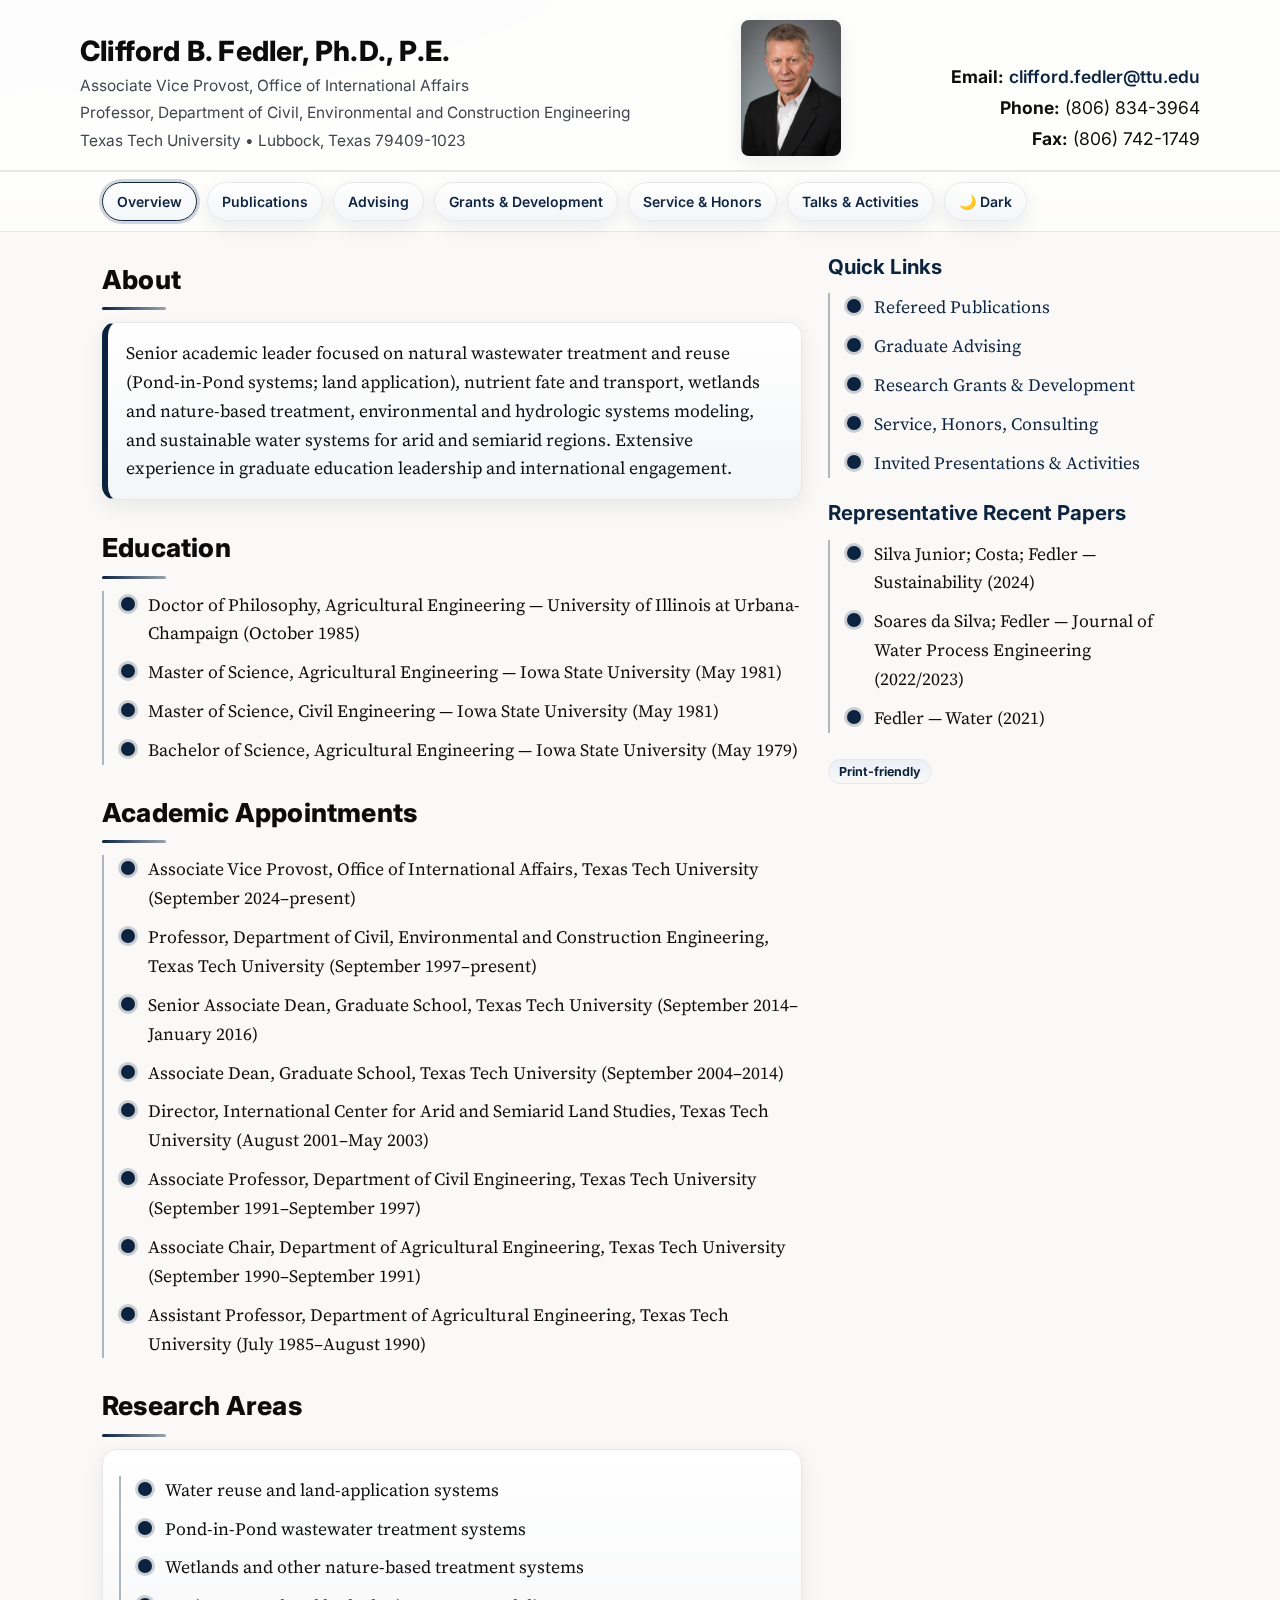
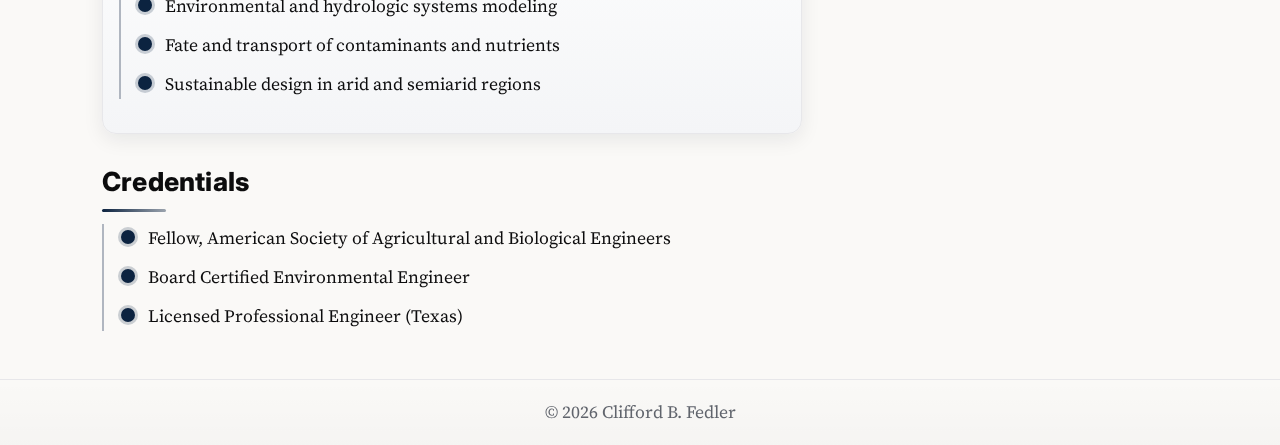
<file: index.html>
<!doctype html>
<html lang="en">
<head>
  <meta charset="utf-8" />
  <meta name="viewport" content="width=device-width,initial-scale=1" />
  <title>Clifford B. Fedler, Ph.D., P.E. — Academic Portfolio</title>
  <meta name="description" content="Academic portfolio and leadership profile." />
  
  <script>
  try {
    if (localStorage.getItem('theme') === 'dark') {
      document.write('<link id="theme-style" rel="stylesheet" href="dark_mode.css">');
    }
  } catch(e){}
</script>
  
  <link id="theme-style" rel="stylesheet" href="light_mode.css" />
</head>
<body>
<header class="site-header">
  <div class="container brand">
    <div>
      <h1>Clifford B. Fedler, Ph.D., P.E.</h1>
	  <p class="role">Associate Vice Provost, Office of International Affairs</p>
      <p class="role">Professor, Department of Civil, Environmental and Construction Engineering</p>
      <p class="affil">Texas Tech University • Lubbock, Texas 79409-1023</p>
    </div>
	
	<img src="fedler_headshot.jpg" alt="Clifford B. Fedler" class="headshot" loading="lazy" />
	
    <ul class="contact">
      <li><strong>Email:</strong> <a href="mailto:clifford.fedler@ttu.edu">clifford.fedler@ttu.edu</a></li>
      <li><strong>Phone:</strong> (806) 834-3964</li>
      <li><strong>Fax:</strong> (806) 742-1749</li>
    </ul>
  </div>
</header>

<nav class="navbar">
  <div class="container">
    <a href="index.html" aria-current="page">Overview</a>
    <a href="publications.html">Publications</a>
    <a href="advising.html">Advising</a>
    <a href="grants.html">Grants & Development</a>
    <a href="service.html">Service & Honors</a>
    <a href="activities.html">Talks & Activities</a>
	
	<a href="#" id="theme-toggle" role="button" aria-pressed="false"
       title="Toggle dark mode">🌙 Dark</a>
	
  </div>
</nav>

<main class="container">
  <div class="split">
    <section>
      <h2>About</h2>
      <div class="lead">
        Senior academic leader focused on natural wastewater treatment and reuse (Pond-in-Pond systems; land application),
        nutrient fate and transport, wetlands and nature-based treatment, environmental and hydrologic systems modeling,
        and sustainable water systems for arid and semiarid regions. Extensive experience in graduate education leadership and international engagement.
      </div>

      <h2>Education</h2>
      <ul class="compact">
        <li>Doctor of Philosophy, Agricultural Engineering — University of Illinois at Urbana-Champaign (October 1985)</li>
        <li>Master of Science, Agricultural Engineering — Iowa State University (May 1981)</li>
        <li>Master of Science, Civil Engineering — Iowa State University (May 1981)</li>
        <li>Bachelor of Science, Agricultural Engineering — Iowa State University (May 1979)</li>
      </ul>

      <h2>Academic Appointments</h2>
      <ul class="compact">
        <li>Associate Vice Provost, Office of International Affairs, Texas Tech University (September 2024–present)</li>
        <li>Professor, Department of Civil, Environmental and Construction Engineering, Texas Tech University (September 1997–present)</li>
        <li>Senior Associate Dean, Graduate School, Texas Tech University (September 2014–January 2016)</li>
        <li>Associate Dean, Graduate School, Texas Tech University (September 2004–2014)</li>
        <li>Director, International Center for Arid and Semiarid Land Studies, Texas Tech University (August 2001–May 2003)</li>
        <li>Associate Professor, Department of Civil Engineering, Texas Tech University (September 1991–September 1997)</li>
        <li>Associate Chair, Department of Agricultural Engineering, Texas Tech University (September 1990–September 1991)</li>
        <li>Assistant Professor, Department of Agricultural Engineering, Texas Tech University (July 1985–August 1990)</li>
      </ul>

      <h2>Research Areas</h2>
      <div class="section-card">
        <ul class="compact">
          <li>Water reuse and land-application systems</li>
          <li>Pond-in-Pond wastewater treatment systems</li>
          <li>Wetlands and other nature-based treatment systems</li>
          <li>Environmental and hydrologic systems modeling</li>
          <li>Fate and transport of contaminants and nutrients</li>
          <li>Sustainable design in arid and semiarid regions</li>
        </ul>
      </div>

      <h2>Credentials</h2>
      <ul class="compact">
        <li>Fellow, American Society of Agricultural and Biological Engineers</li>
        <li>Board Certified Environmental Engineer</li>
        <li>Licensed Professional Engineer (Texas)</li>
      </ul>
    </section>

    <aside>
      <h3>Quick Links</h3>
      <ul class="compact">
        <li><a href="publications.html">Refereed Publications</a></li>
        <li><a href="advising.html">Graduate Advising</a></li>
        <li><a href="grants.html">Research Grants & Development</a></li>
        <li><a href="service.html">Service, Honors, Consulting</a></li>
        <li><a href="activities.html">Invited Presentations & Activities</a></li>
      </ul>

      <h3>Representative Recent Papers</h3>
      <ul class="compact">
        <li>Silva Junior; Costa; Fedler — Sustainability (2024)</li>
        <li>Soares da Silva; Fedler — Journal of Water Process Engineering (2022/2023)</li>
        <li>Fedler — Water (2021)</li>
      </ul>

      <span class="badge">Print-friendly</span>
    </aside>
  </div>
</main>

<footer class="site-footer">
  <div class="container">© <span id="year"></span> Clifford B. Fedler</div>
</footer>
<script>
document.getElementById('year').textContent = new Date().getFullYear();

  (function () {
    var LINK_ID = 'theme-style';
    var LS_KEY  = 'theme';
    var linkEl  = document.getElementById(LINK_ID);
    var toggle  = document.getElementById('theme-toggle');

    // 1) default to light; 2) apply saved preference if any
    var saved = localStorage.getItem(LS_KEY);
    if (saved === 'dark') {
      linkEl.href = 'dark_mode.css';
      if (toggle) { toggle.textContent = '☀️ Light'; toggle.setAttribute('aria-pressed', 'true'); }
    } else {
      linkEl.href = 'light_mode.css';
      if (toggle) { toggle.textContent = '🌙 Dark'; toggle.setAttribute('aria-pressed', 'false'); }
    }

    // toggle handler
    function swapTheme(e){
      if (e) e.preventDefault();
      var isDark = linkEl.href.indexOf('dark_mode.css') !== -1;
      if (isDark) {
        linkEl.href = 'light_mode.css';
        localStorage.setItem(LS_KEY, 'light');
        if (toggle) { toggle.textContent = '🌙 Dark'; toggle.setAttribute('aria-pressed', 'false'); }
      } else {
        linkEl.href = 'dark_mode.css';
        localStorage.setItem(LS_KEY, 'dark');
        if (toggle) { toggle.textContent = '☀️ Light'; toggle.setAttribute('aria-pressed', 'true'); }
      }
    }

    if (toggle) toggle.addEventListener('click', swapTheme);
  })();

</script>
</body>
</html>
</file>
<file: dark_mode.css>
/* === Clifford B. Fedler — Academic Portfolio (2025 Refresh) ==================
   Design goals:
   - Scholarly + modern: serif body, clean sans for UI
   - System-aware dark mode, soft glass cards, subtle gradients
   - Readability for long bibliographies (timeline list styling)
   - Zero HTML changes required (works with existing structure)
   ========================================================================== */

/* Fonts (fast, variable) */
@import url('https://fonts.googleapis.com/css2?family=Inter:wght@400;600;700&family=Source+Serif+4:opsz,wght@8..60,400;8..60,600;8..60,700&display=swap');

:root{
  /* Light theme */
  --bg: #fbfbfd;
  --bg-soft: #f3f5f9;
  --surface: #ffffff;
  --ink: #111218;
  --ink-soft: #5a5f6a;
  --muted: #717684;
  --line: #e7e8ee;

  /* Brand + accents (TTU-adjacent cool academic) */
  --brand: #0c2340;          /* deep indigo */
  --brand-2: #2155cd;        /* cobalt accent */
  --brand-weak: #e8eefc;

  /* Effects */
  --shadow-1: 0 6px 20px rgba(16,22,34,.08);
  --shadow-2: 0 10px 30px rgba(16,22,34,.12);
  --radius: 14px;

  /* Typography */
  --font-ui: "Inter", ui-sans-serif, system-ui, -apple-system, "Segoe UI", Roboto, Arial, sans-serif;
  --font-body: "Source Serif 4", Georgia, "Times New Roman", Times, serif;
  --size: 17.5px;
  --lh: 1.65;

  /* Layout */
  --max: 1120px;
  --gutter: 22px;

  /* Fancy list timeline */
  --dot: radial-gradient(circle at 10px 11px, var(--brand-2) 0 6px, transparent 7px);
}

/* Dark mode */
@media (prefers-color-scheme: dark){
  :root{
    --bg: #0c0e13;
    --bg-soft: #11141a;
    --surface: #121621;
    --ink: #f2f3f5;
    --ink-soft: #c3c7d1;
    --muted: #9aa1ad;
    --line: #262c39;
    --brand: #99b2ff;
    --brand-2: #79a1ff;
    --brand-weak: #1a2235;
    --shadow-1: 0 8px 26px rgba(0,0,0,.35);
    --shadow-2: 0 14px 40px rgba(0,0,0,.5);
    --dot: radial-gradient(circle at 10px 11px, var(--brand-2) 0 6px, transparent 7px);
  }
}

/* Base */
*{box-sizing:border-box}
html{scroll-behavior:smooth}
html,body{margin:0;padding:0}
body{
  font-family: var(--font-body);
  color:var(--ink);
  background:
    radial-gradient(1200px 600px at 10% -10%, rgba(33,85,205,.06), transparent 60%),
    radial-gradient(1000px 500px at 110% -20%, rgba(12,35,64,.08), transparent 55%),
    var(--bg);
  line-height:var(--lh);
  font-size:var(--size);
  text-rendering:optimizeLegibility;
}

/* Links */
a{color:var(--brand-2);text-decoration:none}
a:hover{text-decoration:underline}
a:focus{outline:2px solid var(--brand-2);outline-offset:3px;border-radius:6px}

/* Containers */
.container{max-width:var(--max);margin:0 auto;padding:0 var(--gutter)}

/* Header (glassy) */
.site-header{
  position:static; /* was sticky — turn off */
  z-index:auto;
  backdrop-filter: saturate(140%) blur(8px);
  background: linear-gradient(to right, rgba(255,255,255,.75), rgba(255,255,255,.75));
  border-bottom:1px solid var(--line);
}
@media (prefers-color-scheme: dark){
  .site-header{
    background: linear-gradient(to right, rgba(18,22,33,.7), rgba(18,22,33,.7));
  }
}
.brand{
  display:flex;align-items:flex-end;justify-content:space-between;gap:1.25rem;
  padding:16px 0 14px 0;
}
.brand h1{
  font-family: var(--font-ui);
  font-weight:800; letter-spacing:.2px;
  margin:0 0 6px 0; line-height:1.15; font-size:28px;
}
.brand .role, .brand .affil{
  margin:2px 0; font-family:var(--font-ui); color:var(--ink-soft); font-size:15.5px
}
.contact{list-style:none;margin:0;padding:0;text-align:right;font-family:var(--font-ui)}
.contact li{white-space:nowrap;margin:2px 0}
.contact a{font-weight:600}

/* Navbar — pill tabs with subtle gradient */
.navbar{
  position:sticky; top:0; z-index:1000;
  backdrop-filter: saturate(150%) blur(8px);
  background: linear-gradient(180deg, rgba(255,255,255,.75), rgba(255,255,255,.6));
  border-top:1px solid var(--line);border-bottom:1px solid var(--line)
}
@media (prefers-color-scheme: dark){
  .navbar{background: linear-gradient(180deg, rgba(18,22,33,.7), rgba(18,22,33,.55));}
}
.navbar .container{
  display:flex;flex-wrap:wrap;gap:10px;padding:10px var(--gutter)
}
.navbar a{
  --pad:10px 14px;
  display:inline-block;padding:var(--pad);
  border:1px solid var(--line);
  border-radius:999px;
  background: linear-gradient(to bottom, var(--surface), var(--bg-soft));
  font:600 14px var(--font-ui);
  box-shadow: var(--shadow-1);
  transition: transform .12s ease, box-shadow .12s ease, border-color .2s ease;
}
.navbar a:hover{transform:translateY(-1px);box-shadow:var(--shadow-2)}
.navbar a[aria-current="page"]{
  border-color: var(--brand-2);
  box-shadow: 0 0 0 3px color-mix(in srgb, var(--brand-2) 18%, transparent);
}

/* Main */
main{padding:26px 0}
.split{
  display:grid;grid-template-columns: minmax(0,2fr) minmax(240px,1fr);gap:26px
}
@media (max-width: 980px){.split{grid-template-columns:1fr}}
aside{position:sticky; top:132px; height:fit-content}
aside .badge{margin-top:8px}

/* Headings with anchors */
h2,h3{scroll-margin-top:72px}
h2{
  font-family:var(--font-ui);
  margin:26px 0 12px;
  font-weight:800; letter-spacing:.2px;
  border-bottom:0;
  position:relative;
}
h2::after{
  content:"";
  display:block;height:3px;width:64px;border-radius:6px;
  background: linear-gradient(90deg, var(--brand-2), color-mix(in srgb, var(--brand-2) 40%, transparent));
  margin-top:6px
}
h3{
  font-family:var(--font-ui);font-weight:700;margin:18px 0 8px;color:var(--brand)
}

/* Lead intro panel */
.lead{
  background: linear-gradient(180deg, var(--surface), var(--bg-soft));
  border:1px solid var(--line);
  border-left:6px solid var(--brand-2);
  border-radius:var(--radius);
  padding:16px 18px;margin:12px 0 22px;
  box-shadow: var(--shadow-1);
}

/* Cards */
.section-card{
  background: linear-gradient(180deg, var(--surface), var(--bg-soft));
  border:1px solid var(--line);
  border-radius:var(--radius);
  padding:16px;
  box-shadow: var(--shadow-1);
}

/* Lists — “timeline” style for dense academic entries */
ul.compact{
  margin:10px 0 18px;
  padding-left:28px;
  list-style:none;
  border-left:2px solid color-mix(in srgb, var(--brand-2) 25%, var(--line));
}
ul.compact li{
  margin:10px 0; padding-left:16px; position:relative;
}
ul.compact li::before{
  content:"";
  position:absolute; left:-11px; top:6px; width:14px; height:14px;
  border-radius:50%;
  background: var(--brand-2);
  box-shadow:0 0 0 3px color-mix(in srgb, var(--brand-2) 20%, transparent);
}
ul.tight{margin:4px 0 12px;padding-left:22px}
ul.tight li{margin:4px 0}

/* Small utilities */
.note{color:var(--muted);font-size:15px;margin:6px 0;font-family:var(--font-ui)}
.badge{
  display:inline-block;
  background: linear-gradient(180deg, var(--brand-weak), #fff0);
  color: color-mix(in srgb, var(--brand) 85%, var(--ink));
  border:1px solid var(--line);
  border-radius:999px;
  padding:4px 10px;
  font:700 12.5px var(--font-ui);
}

/* Footer */
.site-footer{
  border-top:1px solid var(--line);
  color:var(--muted);
  text-align:center;
  padding:18px 0;
  margin-top:30px;
  background: linear-gradient(180deg, transparent, rgba(0,0,0,.02));
}

/* Images (if any added later) */
img{max-width:100%;height:auto;border-radius:10px;box-shadow:var(--shadow-1)}

/* Selection + target highlight */
::selection{background: color-mix(in srgb, var(--brand-2) 25%, transparent)}
:target{animation: focusPulse .8s ease}
@keyframes focusPulse{
  from{box-shadow:0 0 0 6px color-mix(in srgb, var(--brand-2) 20%, transparent)}
  to{box-shadow:none}
}

/* Print (clean CV printouts) */
@media print{
  .site-header, .navbar, .site-footer{display:none !important}
  body{background:#fff;color:#000}
  a{text-decoration:none;color:#000}
  main{padding:0}
  ul.compact{border-left:0}
  ul.compact li::before{display:none}
}

/* Headshot styling */
.headshot{
  width:130px;
  height:auto;
  border-radius:50%;
  box-shadow: var(--shadow-1);
  object-fit:cover;
}
@media (max-width: 700px){
  .headshot{width:100px;margin-top:6px}
}

/* --- Mobile header layout fix --- */
@media (max-width: 700px){
  .brand{
    display:grid;                 /* switch flex -> grid on phones */
    grid-template-columns: 1fr auto;   /* text left, photo right */
    grid-template-areas:
      "info photo"
      "contact contact";
    align-items:start;
    gap:10px 14px;
    padding:10px 0;               /* tighten vertical space */
  }
  .brand-info{ grid-area: info; }
  .headshot{ 
    grid-area: photo; 
    justify-self:end; 
    width:95px;                   /* smaller on mobile */
    margin-top:0;                 /* remove extra offset */
  }
  .contact{
    grid-area: contact;
    text-align:left;              /* stop right alignment on mobile */
    margin-top:6px;
  }
}
</file>
<file: light_mode.css>
/* === Academic Portfolio — Light Mode (2025 Refresh, same palette) ===========
   Matches dark_mode.css features while preserving your light colors.
   ========================================================================== */

/* Fonts (fast, variable) */
@import url('https://fonts.googleapis.com/css2?family=Inter:wght@400;600;700&family=Source+Serif+4:opsz,wght@8..60,400;8..60,600;8..60,700&display=swap');

/* Palette + tokens (kept from your light scheme, extended where needed) */
:root{
  --bg: #faf9f7;          /* your light background */
  --bg-soft: #f4f5f7;     /* soft panel bg */
  --surface: #ffffff;     /* card surface */
  --ink: #0c0c0d;         /* body text (yours) */
  --ink-soft: #42464f;    /* secondary text */
  --muted: #60646c;       /* muted (yours) */
  --line: #e7e7ea;        /* borders (yours) */

  --brand: #0c2340;       /* your original indigo, used everywhere */
  --brand-2: #0c2340;     /* same as brand: no bright blue */
  --brand-weak: #e9eef7;  /* light brand wash (yours) */

  --shadow-1: 0 6px 20px rgba(16,22,34,.08);
  --shadow-2: 0 10px 30px rgba(16,22,34,.12);
  --radius: 14px;

  --font-ui: "Inter", ui-sans-serif, system-ui, -apple-system, "Segoe UI", Roboto, Arial, sans-serif;
  --font-body: "Source Serif 4", Georgia, "Times New Roman", Times, serif;
  --size: 17.5px;
  --lh: 1.65;

  --max: 1120px;
  --gutter: 22px;

  --dot: radial-gradient(circle at 10px 11px, var(--brand-2) 0 6px, transparent 7px);
}


/* Base */
*{box-sizing:border-box}
html{scroll-behavior:smooth}
html,body{margin:0;padding:0}
body{
  font-family: var(--font-body);
  color:var(--ink);
  background:
    radial-gradient(1200px 600px at 10% -10%, rgba(33,85,205,.06), transparent 60%),
    radial-gradient(1000px 500px at 110% -20%, rgba(12,35,64,.08), transparent 55%),
    var(--bg);
  line-height:var(--lh);
  font-size:var(--size);
  text-rendering:optimizeLegibility;
}

/* Links */
a{color:var(--brand-2);text-decoration:none}
a:hover{text-decoration:underline}
a:focus{outline:2px solid var(--brand-2);outline-offset:3px;border-radius:6px}

/* Containers */
.container{max-width:var(--max);margin:0 auto;padding:0 var(--gutter)}

/* Header (glassy, sticky) */
.site-header{
  position:static; /* was sticky — turn off */
  z-index:auto;
  backdrop-filter: saturate(140%) blur(8px);
  background: linear-gradient(to right, rgba(255,255,255,.78), rgba(255,255,255,.78));
  border-bottom:1px solid var(--line);
}
.brand{
  display:flex;align-items:flex-end;justify-content:space-between;gap:1.25rem;
  padding:16px 0 14px 0;
}
.brand h1{
  font-family: var(--font-ui);
  font-weight:800; letter-spacing:.2px;
  margin:0 0 6px 0; line-height:1.15; font-size:28px;
}
.brand .role, .brand .affil{
  margin:2px 0; font-family:var(--font-ui); color:var(--ink-soft); font-size:15.5px
}
.contact{list-style:none;margin:0;padding:0;text-align:right;font-family:var(--font-ui)}
.contact li{white-space:nowrap;margin:2px 0}
.contact a{font-weight:600}

/* Navbar — pill tabs with subtle gradient (sticky under header) */
.navbar{
  position:sticky; top:0; z-index:1000;
  backdrop-filter: saturate(150%) blur(8px);
  background: linear-gradient(180deg, rgba(255,255,255,.78), rgba(255,255,255,.62));
  border-top:1px solid var(--line);border-bottom:1px solid var(--line)
}
.navbar .container{
  display:flex;flex-wrap:wrap;gap:10px;padding:10px var(--gutter)
}
.navbar a{
  --pad:10px 14px;
  display:inline-block;padding:var(--pad);
  border:1px solid var(--line);
  border-radius:999px;
  background: linear-gradient(to bottom, var(--surface), var(--bg-soft));
  font:600 14px var(--font-ui);
  box-shadow: var(--shadow-1);
  transition: transform .12s ease, box-shadow .12s ease, border-color .2s ease;
}
.navbar a:hover{transform:translateY(-1px);box-shadow:var(--shadow-2)}
.navbar a[aria-current="page"]{
  border-color: var(--brand-2);
  box-shadow: 0 0 0 3px color-mix(in srgb, var(--brand-2) 18%, transparent);
}

/* Main */
main{padding:26px 0}
.split{
  display:grid;grid-template-columns: minmax(0,2fr) minmax(240px,1fr);gap:26px
}
@media (max-width: 980px){.split{grid-template-columns:1fr}}
aside{position:sticky; top:132px; height:fit-content}
aside .badge{margin-top:8px}

/* Headings with accent underline */
h2,h3{scroll-margin-top:72px}
h2{
  font-family:var(--font-ui);
  margin:26px 0 12px;
  font-weight:800; letter-spacing:.2px;
  border-bottom:0;
  position:relative;
}
h2::after{
  content:"";
  display:block;height:3px;width:64px;border-radius:6px;
  background: linear-gradient(90deg, var(--brand-2), color-mix(in srgb, var(--brand-2) 40%, transparent));
  margin-top:6px
}
h3{
  font-family:var(--font-ui);font-weight:700;margin:18px 0 8px;color:var(--brand)
}

/* Lead intro panel */
.lead{
  background: linear-gradient(180deg, var(--surface), var(--bg-soft));
  border:1px solid var(--line);
  border-left:6px solid var(--brand-2);
  border-radius:var(--radius);
  padding:16px 18px;margin:12px 0 22px;
  box-shadow: var(--shadow-1);
}

/* Cards */
.section-card{
  background: linear-gradient(180deg, var(--surface), var(--bg-soft));
  border:1px solid var(--line);
  border-radius:var(--radius);
  padding:16px;
  box-shadow: var(--shadow-1);
}

/* Lists — “timeline” style for dense academic entries */
ul.compact{
  margin:10px 0 18px;
  padding-left:28px;
  list-style:none;
  border-left:2px solid color-mix(in srgb, var(--brand-2) 25%, var(--line));
}
ul.compact li{
  margin:10px 0; padding-left:16px; position:relative;
}
ul.compact li::before{
  content:"";
  position:absolute; left:-11px; top:6px; width:14px; height:14px;
  border-radius:50%;
  background: var(--brand-2);
  box-shadow:0 0 0 3px color-mix(in srgb, var(--brand-2) 20%, transparent);
}
ul.tight{margin:4px 0 12px;padding-left:22px}
ul.tight li{margin:4px 0}

/* Small utilities */
.note{color:var(--muted);font-size:15px;margin:6px 0;font-family:var(--font-ui)}
.badge{
  display:inline-block;
  background: linear-gradient(180deg, var(--brand-weak), #fff0);
  color: color-mix(in srgb, var(--brand) 85%, var(--ink));
  border:1px solid var(--line);
  border-radius:999px;
  padding:4px 10px;
  font:700 12.5px var(--font-ui);
}

/* Footer */
.site-footer{
  border-top:1px solid var(--line);
  color:var(--muted);
  text-align:center;
  padding:18px 0;
  margin-top:30px;
  background: linear-gradient(180deg, transparent, rgba(0,0,0,.02));
}

/* Images */
img{max-width:100%;height:auto;border-radius:10px;box-shadow:var(--shadow-1)}

/* Selection + target highlight */
::selection{background: color-mix(in srgb, var(--brand-2) 25%, transparent)}
:target{animation: focusPulse .8s ease}
@keyframes focusPulse{
  from{box-shadow:0 0 0 6px color-mix(in srgb, var(--brand-2) 20%, transparent)}
  to{box-shadow:none}
}

/* Print */
@media print{
  .site-header, .navbar, .site-footer{display:none !important}
  body{background:#fff;color:#000}
  a{text-decoration:none;color:#000}
  main{padding:0}
  ul.compact{border-left:0}
  ul.compact li::before{display:none}
}

/* Headshot styling — refined alignment */
.headshot{
  width:100px;              /* slightly smaller */
  height:auto;
  border-radius:8px;
  box-shadow: var(--shadow-1);
  object-fit:contain;
  background:#fff;
  align-self:flex-start;    /* aligns top with text block */
  margin-top:4px;           /* tiny breathing space */
}
@media (max-width: 700px){
  .headshot{
    width:95px;
    margin-top:2px;
  }
}

/* --- Mobile header layout fix --- */
@media (max-width: 700px){
  .brand{
    display:grid;                 /* switch flex -> grid on phones */
    grid-template-columns: 1fr auto;   /* text left, photo right */
    grid-template-areas:
      "info photo"
      "contact contact";
    align-items:start;
    gap:10px 14px;
    padding:10px 0;               /* tighten vertical space */
  }
  .brand-info{ grid-area: info; }
  .headshot{ 
    grid-area: photo; 
    justify-self:end; 
    width:95px;                   /* smaller on mobile */
    margin-top:0;                 /* remove extra offset */
  }
  .contact{
    grid-area: contact;
    text-align:left;              /* stop right alignment on mobile */
    margin-top:6px;
  }
}
</file>
